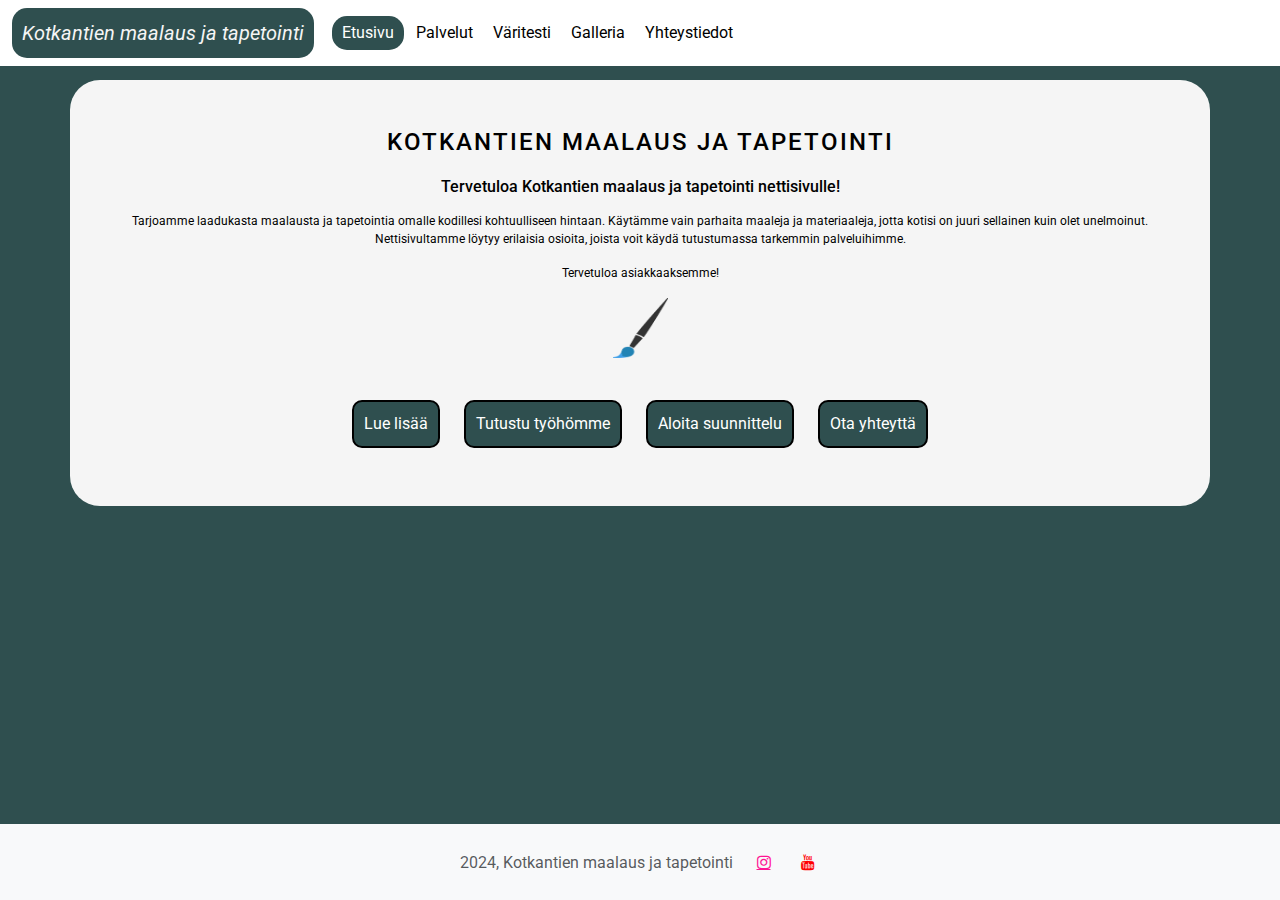
<file: index.html>
<!DOCTYPE html>
<html lang="fi">
<head>
    <meta charset="UTF-8">
    <meta name="viewport" content="width=device-width, initial-scale=1.0">
    <title>Kotkantien maalaus ja tapetointi</title>
    <link href="https://cdn.jsdelivr.net/npm/bootstrap@5.3.3/dist/css/bootstrap.min.css" rel="stylesheet">
    <script src="https://cdn.jsdelivr.net/npm/bootstrap@5.3.3/dist/js/bootstrap.bundle.min.js"></script>
    <script src="https://ajax.googleapis.com/ajax/libs/jquery/3.7.1/jquery.min.js"></script>
    <link href="https://fonts.googleapis.com/css2?family=Roboto:wght@400;700&display=swap" rel="stylesheet">
    <link rel="stylesheet" href="stylesheet.css">
    <link rel="icon" href="paintbucket.png">
    <link rel="stylesheet" href="https://cdnjs.cloudflare.com/ajax/libs/font-awesome/4.7.0/css/font-awesome.min.css">
    <script src="hoverfunc.js"></script>
</head>
<body>
    <nav class="navbar navbar-expand-sm custom-navbar fixed-top">
        <div class="container-fluid">
            <a class="navbar-brand" href="index.html">Kotkantien maalaus ja tapetointi</a>
          <button class="navbar-toggler" type="button" data-bs-toggle="collapse" data-bs-target="#collapsibleNavbar">
            <span class="navbar-toggler-icon"></span>
          </button>
          <div class="collapse navbar-collapse" id="collapsibleNavbar">
            <ul class="navbar-nav ml-auto">
                <li class="nav-item">
                    <a class="nav-link active" href="index.html" >Etusivu</a>
                  </li>
              <li class="nav-item">
                <a class="nav-link" href="palvelut.html">Palvelut</a>
              </li>
              <li class="nav-item">
                <a class="nav-link" href="varitest.html">Väritesti</a>
              </li>
              <li class="nav-item">
                <a class="nav-link" href="galleria.html">Galleria</a>
              </li>
              <li class="nav-item">
                <a class="nav-link" href="yhteystiedot.html">Yhteystiedot</a>
              </li>
            </ul>
          </div>
        </div>
      </nav>

      <div id="frontpagebox" class="container p-5 bg-primary text-white text-center">
        <h1 class="main-title" style="color: black; display: inline-block;">Kotkantien Maalaus ja tapetointi</h1>
        <h3 style="color: black;">Tervetuloa Kotkantien maalaus ja tapetointi nettisivulle!</h3>

        <div class="row">
          <div class="col-md-12 p-2">
            <p style="color: black;">Tarjoamme laadukasta maalausta ja tapetointia omalle kodillesi kohtuulliseen hintaan. Käytämme vain parhaita maaleja ja materiaaleja, jotta kotisi on juuri sellainen kuin olet unelmoinut. Nettisivultamme löytyy erilaisia osioita, joista voit käydä tutustumassa tarkemmin palveluihimme.</p>
            <p style="color: black;">Tervetuloa asiakkaaksemme!</p>
            <img width="55px" height="60px" src="brush.png" alt="Pensselikuva">
          </div>
        </div>
        <br>
        <a class="hpbtn" href="palvelut.html">Lue lisää</a>
        <a class="hpbtn" href="galleria.html">Tutustu työhömme</a>
        <a class="hpbtn" href="varitest.html">Aloita suunnittelu</a>
        <a class="hpbtn" href="yhteystiedot.html">Ota yhteyttä</a>
        </div>


        <footer class="footer">
          <div class="container">
            <span class="text-muted">2024, Kotkantien maalaus ja tapetointi</span>
            <a class="fa fa-instagram" href="https://www.instagram.com/"></a>
            <a class="fa fa-youtube" href="https://www.youtube.com/"></a>
          </div>
        </footer>

        

        

        

</body>
</html>
</file>
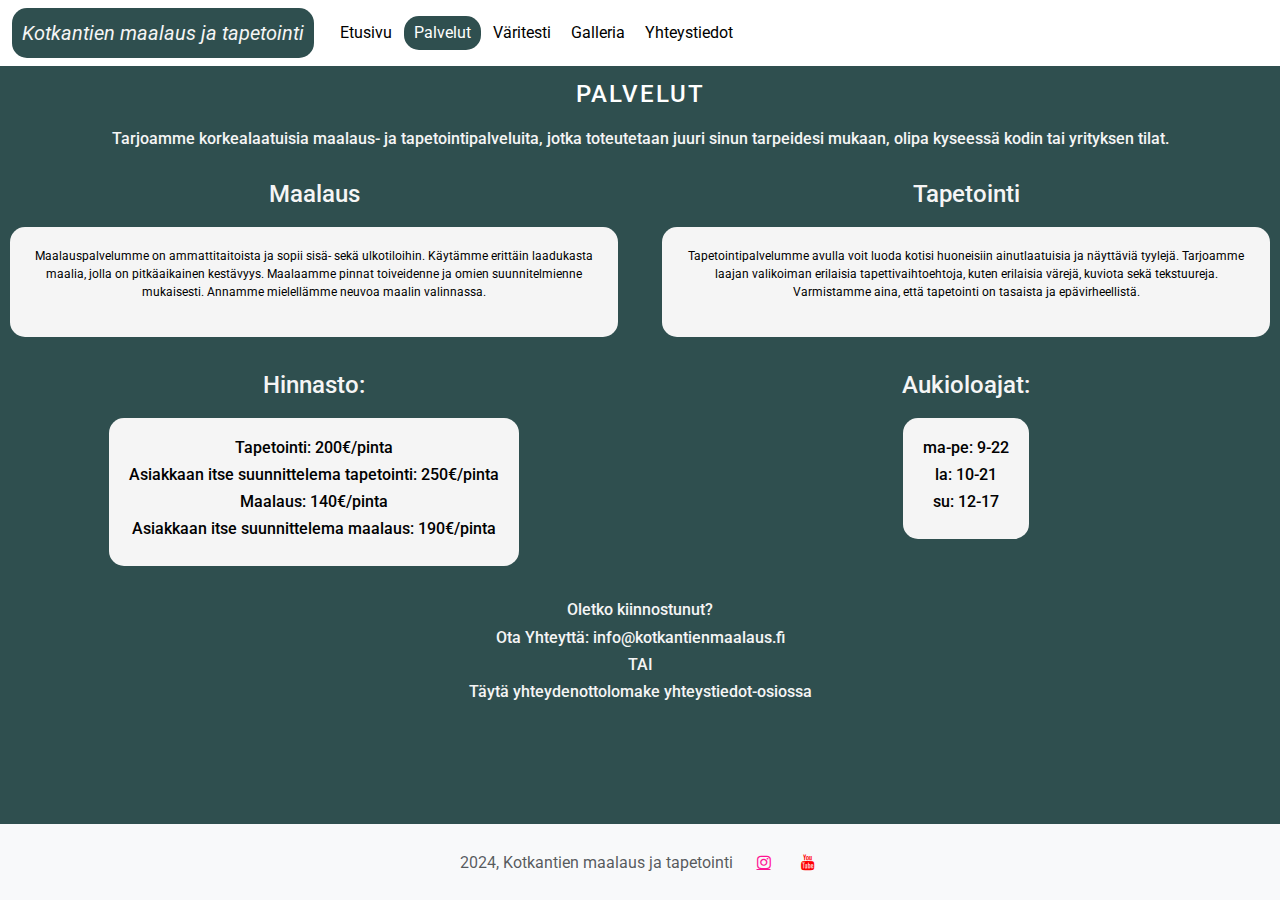
<file: palvelut.html>
<!DOCTYPE html>
<html lang="fi">
<head>
    <meta charset="UTF-8">
    <meta name="viewport" content="width=device-width, initial-scale=1.0">
    <title>Palvelut</title>
    <link href="https://cdn.jsdelivr.net/npm/bootstrap@5.3.3/dist/css/bootstrap.min.css" rel="stylesheet">
    <script src="https://cdn.jsdelivr.net/npm/bootstrap@5.3.3/dist/js/bootstrap.bundle.min.js"></script>
    <script src="https://ajax.googleapis.com/ajax/libs/jquery/3.7.1/jquery.min.js"></script>
    <link href="https://fonts.googleapis.com/css2?family=Roboto:wght@400;700&display=swap" rel="stylesheet">
    <link rel="stylesheet" href="stylesheet.css">
    <link rel="icon" href="paintbucket.png">
    <link rel="stylesheet" href="https://cdnjs.cloudflare.com/ajax/libs/font-awesome/4.7.0/css/font-awesome.min.css">
    <script src="hoverfunc.js"></script> 
</head>
<body>
  <nav class="navbar navbar-expand-sm custom-navbar fixed-top"> 
    <div class="container-fluid">
        <a class="navbar-brand" href="index.html">Kotkantien maalaus ja tapetointi</a>
      <button class="navbar-toggler" type="button" data-bs-toggle="collapse" data-bs-target="#collapsibleNavbar">
        <span class="navbar-toggler-icon"></span>
      </button>
      <div class="collapse navbar-collapse" id="collapsibleNavbar">
        <ul class="navbar-nav ml-auto">
            <li class="nav-item">
                <a class="nav-link" href="index.html" >Etusivu</a>
              </li>
          <li class="nav-item">
            <a class="nav-link active" href="palvelut.html">Palvelut</a>
          </li>
          <li class="nav-item">
            <a class="nav-link" href="varitest.html">Väritesti</a>
          </li>
          <li class="nav-item">
            <a class="nav-link" href="galleria.html">Galleria</a>
          </li>
          <li class="nav-item">
            <a class="nav-link" href="yhteystiedot.html">Yhteystiedot</a>
          </li>
        </ul>
      </div>
    </div>
  </nav>

  <h1 class="main-title">Palvelut</h1>
  <h2 style="text-align: center; color: whitesmoke;">Tarjoamme korkealaatuisia maalaus- ja tapetointipalveluita, jotka toteutetaan juuri sinun tarpeidesi mukaan, olipa kyseessä kodin tai yrityksen tilat.</h2>
<br>
  <div style="text-align: center; color: whitesmoke;" class="row">
    <div class="col-md-6">
      <h1>Maalaus</h1>
      <div class="palvelut-text">
        <p>Maalauspalvelumme on ammattitaitoista ja sopii sisä- sekä ulkotiloihin. Käytämme erittäin laadukasta maalia, jolla on pitkäaikainen kestävyys. Maalaamme pinnat toiveidenne ja omien suunnitelmienne mukaisesti. Annamme mielellämme neuvoa maalin valinnassa.</p>
      </div>
    </div>
    <div class="col-md-6">
      <h1>Tapetointi</h1>
      <div class="palvelut-text">
      <p>Tapetointipalvelumme avulla voit luoda kotisi huoneisiin ainutlaatuisia ja näyttäviä tyylejä. Tarjoamme laajan valikoiman erilaisia tapettivaihtoehtoja, kuten erilaisia värejä, kuviota sekä tekstuureja. Varmistamme aina, että tapetointi on tasaista ja epävirheellistä.</p>
      </div>
    </div>
  </div>
<br>
  <div style="text-align: center; color: whitesmoke;" class="row">
    <div class="col-md-6">
      <h1>Hinnasto:</h1>
      <div class="palvelut-text">
        <h3>Tapetointi: 200€/pinta</h3>
        <h3>Asiakkaan itse suunnittelema tapetointi: 250€/pinta</h3>
        <h3>Maalaus: 140€/pinta</h3>
        <h3>Asiakkaan itse suunnittelema maalaus: 190€/pinta</h3>
      </div>
    </div>
    <div class="col-md-6">
      <h1>Aukioloajat:</h1>
      <div class="palvelut-text">
      <h3>ma-pe: 9-22</h3>
      <h3>la: 10-21</h3>
      <h3>su: 12-17</h3>
      </div>
    </div>
  </div>

  <br>

  <h3 style="color: whitesmoke; text-align: center;">Oletko kiinnostunut?</h3>
  <h3 style="color: whitesmoke; text-align: center;">Ota Yhteyttä: info@kotkantienmaalaus.fi</h3>
  <h3 style="color: whitesmoke; text-align: center;">TAI</h3>
  <h3 style="color: whitesmoke; text-align: center;">Täytä yhteydenottolomake yhteystiedot-osiossa</h3>

  <footer class="footer">
    <div class="container">
      <span class="text-muted">2024, Kotkantien maalaus ja tapetointi</span>
      <a class="fa fa-instagram" href="https://www.instagram.com/"></a>
      <a class="fa fa-youtube" href="https://www.youtube.com/"></a>
    </div>
  </footer>
    
</body>
</html>
</file>
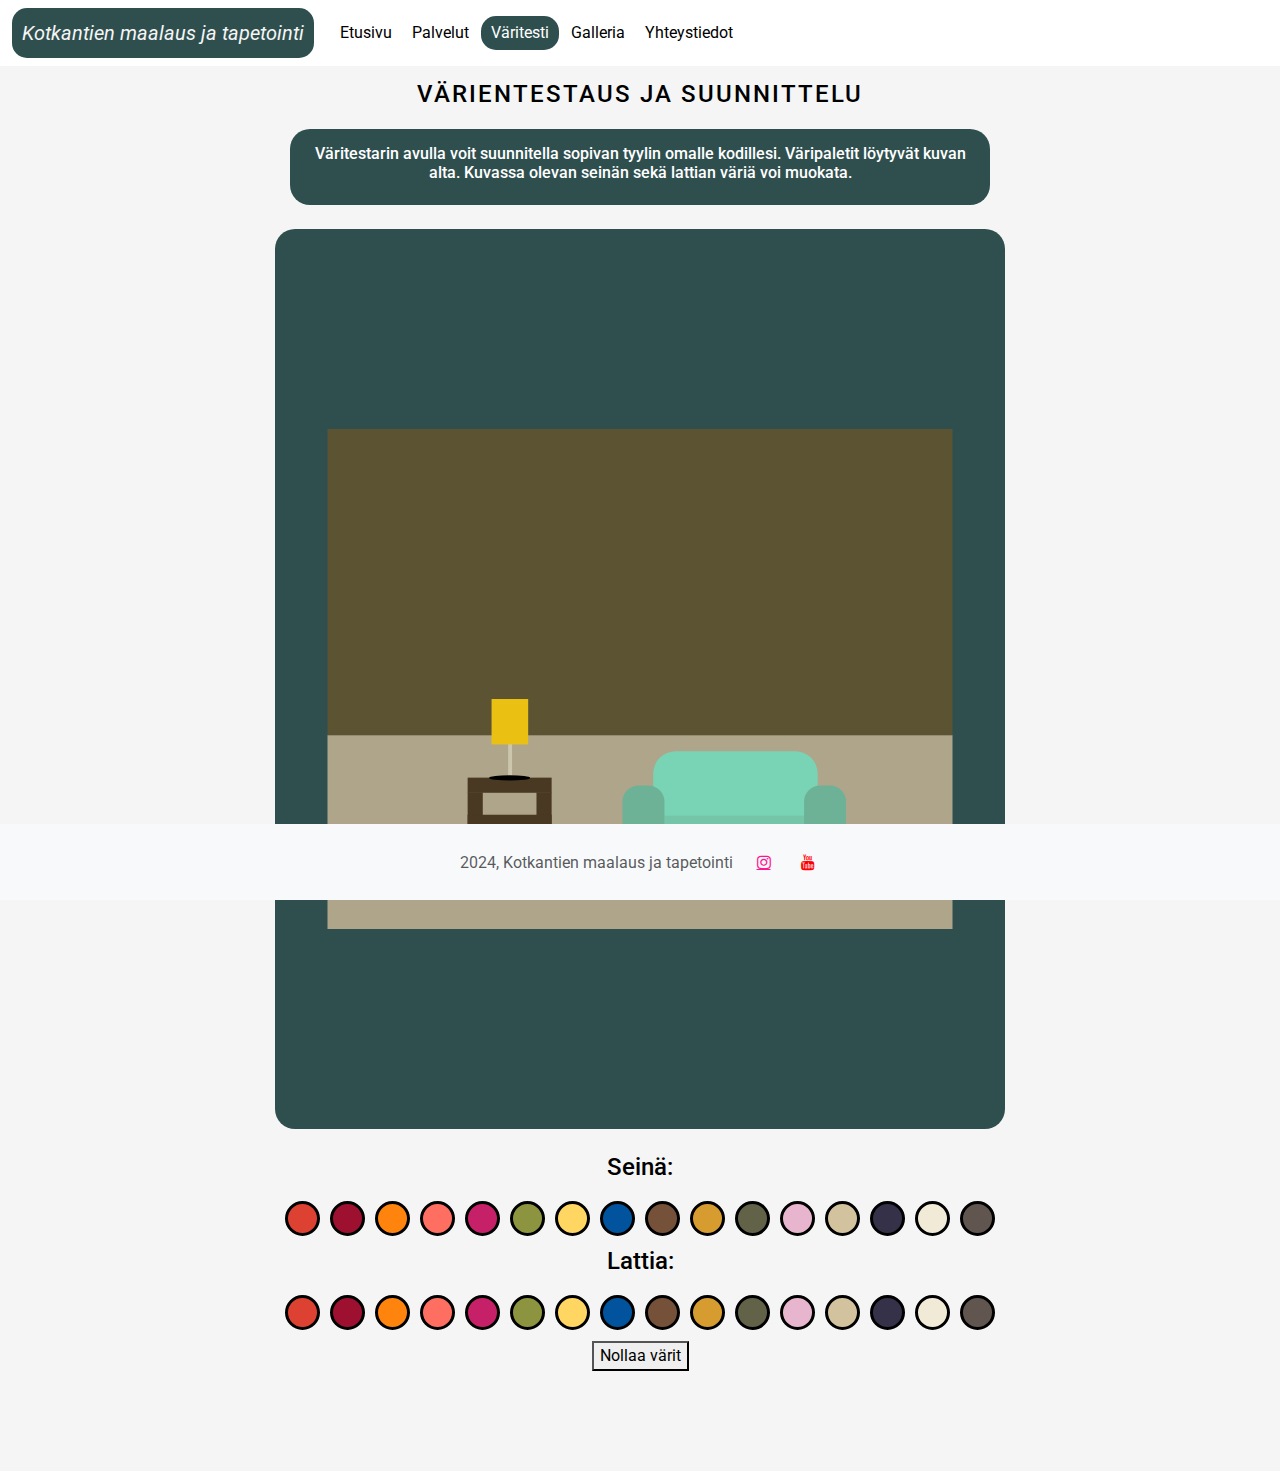
<file: varitest.html>
<!DOCTYPE html>
<html lang="fi">
<head>
    <meta charset="UTF-8">
    <meta name="viewport" content="width=device-width, initial-scale=1.0">
    <title>Värien testaus</title>
    <link href="https://cdn.jsdelivr.net/npm/bootstrap@5.3.3/dist/css/bootstrap.min.css" rel="stylesheet">
    <script src="https://cdn.jsdelivr.net/npm/bootstrap@5.3.3/dist/js/bootstrap.bundle.min.js"></script>
    <script src="https://ajax.googleapis.com/ajax/libs/jquery/3.7.1/jquery.min.js"></script>
    <link href="https://fonts.googleapis.com/css2?family=Roboto:wght@400;700&display=swap" rel="stylesheet">
    <link rel="stylesheet" href="stylesheet.css">
    <link rel="icon" href="paintbucket.png">
    <link rel="stylesheet" href="https://cdnjs.cloudflare.com/ajax/libs/font-awesome/4.7.0/css/font-awesome.min.css">
    <script src="hoverfunc.js"></script>
</head>
<body style="background-color: whitesmoke;">
  <nav class="navbar navbar-expand-sm custom-navbar fixed-top">
    <div class="container-fluid">
        <a class="navbar-brand" href="index.html">Kotkantien maalaus ja tapetointi</a>
      <button class="navbar-toggler" type="button" data-bs-toggle="collapse" data-bs-target="#collapsibleNavbar">
        <span class="navbar-toggler-icon"></span>
      </button>
      <div class="collapse navbar-collapse" id="collapsibleNavbar">
        <ul class="navbar-nav ml-auto">
            <li class="nav-item">
                <a class="nav-link" href="index.html" >Etusivu</a>
              </li>
          <li class="nav-item">
            <a class="nav-link" href="palvelut.html">Palvelut</a>
          </li>
          <li class="nav-item">
            <a class="nav-link active" href="varitest.html">Väritesti</a>
          </li>
          <li class="nav-item">
            <a class="nav-link" href="galleria.html">Galleria</a>
          </li>
          <li class="nav-item">
            <a class="nav-link" href="yhteystiedot.html">Yhteystiedot</a>
          </li>
        </ul>
      </div>
    </div>
  </nav>

  <h1 class="main-title" style="color: black;">Värientestaus ja suunnittelu</h1>
  <div style="text-align: center; color: white; background-color: darkslategray; border-radius: 20px; padding: 15px; max-width: 700px; margin: 0 auto;">
    <h3 style="display: inline-block;">Väritestarin avulla voit suunnitella sopivan tyylin omalle kodillesi. Väripaletit löytyvät kuvan alta. Kuvassa olevan seinän sekä lattian väriä voi muokata.</h3>
  </div>

  <br>
<div class="svg-container">
<svg id="Layer_1" xmlns="http://www.w3.org/2000/svg" viewBox="0 0 1280 1024" width="800" height="500">
  <defs>
    <style>
      .cls-1 {
        fill: #75c6a8;
      }

      .cls-2 {
        fill: #79d3b5;
      }

      .cls-3 {
        fill: #ccc6ae;
      }

      .cls-4 {
        fill: #493922;
      }

      .cls-5 {
        fill: #eac113;
      }

      .cls-6 {
        fill: #5b5332;
      }

      .cls-7 {
        fill: #6db296;
      }

      .cls-8 {
        fill: #afa58b;
      }
    </style>
  </defs>
  <rect id="floor" class="cls-8" y="627" width="1280" height="397"/>
  <rect id="wall" class="cls-6" width="1280" height="627"/>
  <g>
    <g>
      <rect class="cls-4" x="287" y="744" width="31" height="154"/>
      <rect class="cls-4" x="287" y="714" width="172" height="31"/>
      <rect class="cls-4" x="428" y="744" width="31" height="154"/>
      <rect class="cls-4" x="287" y="790" width="172" height="31"/>
    </g>
    <g>
      <rect class="cls-3" x="370" y="623" width="8" height="92"/>
      <rect class="cls-5" x="336" y="553" width="75" height="93"/>
      <ellipse cx="373" cy="714.5" rx="42" ry="5.5"/>
    </g>
  </g>
  <g>
    <rect class="cls-2" x="667" y="660" width="337" height="172" rx="45.99" ry="45.99"/>
    <rect class="cls-1" x="667" y="792" width="337" height="86"/>
    <rect class="cls-7" x="565" y="769" width="164" height="86" rx="33.41" ry="33.41" transform="translate(1459 165) rotate(90)"/>
    <rect class="cls-7" x="937" y="769" width="164" height="86" rx="33.41" ry="33.41" transform="translate(1831 -207) rotate(90)"/>
  </g>
</svg>
</div>
<br>
<div class="colorbtn-palette">
<h1 style="color: black; text-align: center;">Seinä:</h1>
  <div id="color-palette" class="color-palette-symmetric">
    <button class="color-btn" data-color="#DD4132" style="background-color: #DD4132;"></button>
    <button class="color-btn" data-color="#9E1030" style="background-color: #9E1030;"></button>
    <button class="color-btn" data-color="#FE840E" style="background-color: #FE840E;"></button>
    <button class="color-btn" data-color="#FF6F61" style="background-color: #FF6F61;"></button>
    <button class="color-btn" data-color="#C62168" style="background-color: #C62168;"></button>
    <button class="color-btn" data-color="#8D9440" style="background-color: #8D9440;"></button>
    <button class="color-btn" data-color="#FFD662" style="background-color: #FFD662;"></button>
    <button class="color-btn" data-color="#00539C" style="background-color: #00539C;"></button>
    <button class="color-btn" data-color="#755139" style="background-color: #755139;"></button>
    <button class="color-btn" data-color="#D69C2F" style="background-color: #D69C2F;"></button>
    <button class="color-btn" data-color="#616247" style="background-color: #616247;"></button>
    <button class="color-btn" data-color="#E8B5CE" style="background-color: #E8B5CE;"></button>
    <button class="color-btn" data-color="#D2C29D" style="background-color: #D2C29D;"></button>
    <button class="color-btn" data-color="#343148" style="background-color: #343148;"></button>
    <button class="color-btn" data-color="#F0EAD6" style="background-color: #F0EAD6"></button>
    <button class="color-btn" data-color="#615550" style="background-color: #615550"></button>
  </div>

  
  <h1 style="color: black; text-align: center;">Lattia:</h1> 
  <div id="color-palette2" class="color-palette-symmetric">
    <button class="color-btn2" data-colorF="#DD4132" style="background-color: #DD4132;"></button>
    <button class="color-btn2" data-colorF="#9E1030" style="background-color: #9E1030;"></button>
    <button class="color-btn2" data-colorF="#FE840E" style="background-color: #FE840E;"></button>
    <button class="color-btn2" data-colorF="#FF6F61" style="background-color: #FF6F61;"></button>
    <button class="color-btn2" data-colorF="#C62168" style="background-color: #C62168;"></button>
    <button class="color-btn2" data-colorF="#8D9440" style="background-color: #8D9440;"></button>
    <button class="color-btn2" data-colorF="#FFD662" style="background-color: #FFD662;"></button>
    <button class="color-btn2" data-colorF="#00539C" style="background-color: #00539C;"></button>
    <button class="color-btn2" data-colorF="#755139" style="background-color: #755139;"></button>
    <button class="color-btn2" data-colorF="#D69C2F" style="background-color: #D69C2F;"></button>
    <button class="color-btn2" data-colorF="#616247" style="background-color: #616247;"></button>
    <button class="color-btn2" data-colorF="#E8B5CE" style="background-color: #E8B5CE;"></button>
    <button class="color-btn2" data-colorF="#D2C29D" style="background-color: #D2C29D;"></button>
    <button class="color-btn2" data-colorF="#343148" style="background-color: #343148;"></button>
    <button class="color-btn2" data-colorF="#F0EAD6" style="background-color: #F0EAD6"></button>
    <button class="color-btn2" data-colorF="#615550" style="background-color: #615550"></button>
  </div>

  <div style="text-align: center; border-radius: 10px;">
    <button class="resetbtn" onclick="colorReset()">Nollaa värit</button>
  </div>
</div>

  

  <footer class="footer">
    <div class="container">
      <span class="text-muted">2024, Kotkantien maalaus ja tapetointi</span>
      <a class="fa fa-instagram" href="https://www.instagram.com/"></a>
      <a class="fa fa-youtube" href="https://www.youtube.com/"></a>
    </div>
  </footer>


  <script>
    function updateColorWall(color) { // WALL COLOR PALETTE
        var wall = document.getElementById("wall");
        wall.style.fill = color;
    } 
    var colorButtons = document.querySelectorAll('#color-palette .color-btn');
    colorButtons.forEach(function(button) {
        button.addEventListener('click', function() {
            var color = this.getAttribute('data-color');
            updateColorWall(color);
        });
    });


    function updateColorFloor(color2) { // FLOOR COLOR PALETTE
        var floor = document.getElementById("floor");
        floor.style.fill = color2;
    }
    var colorButtons2 = document.querySelectorAll('#color-palette2 .color-btn2');
    colorButtons2.forEach(function(button) {
        button.addEventListener('click', function() {
            var color2 = this.getAttribute('data-colorF');
            updateColorFloor(color2);
        });
    });

    function colorReset() { // color reset button
      wall.style.fill = "#5b5332";
      floor.style.fill = "#afa58b"
    }
  </script>
</body>
</html>
</file>
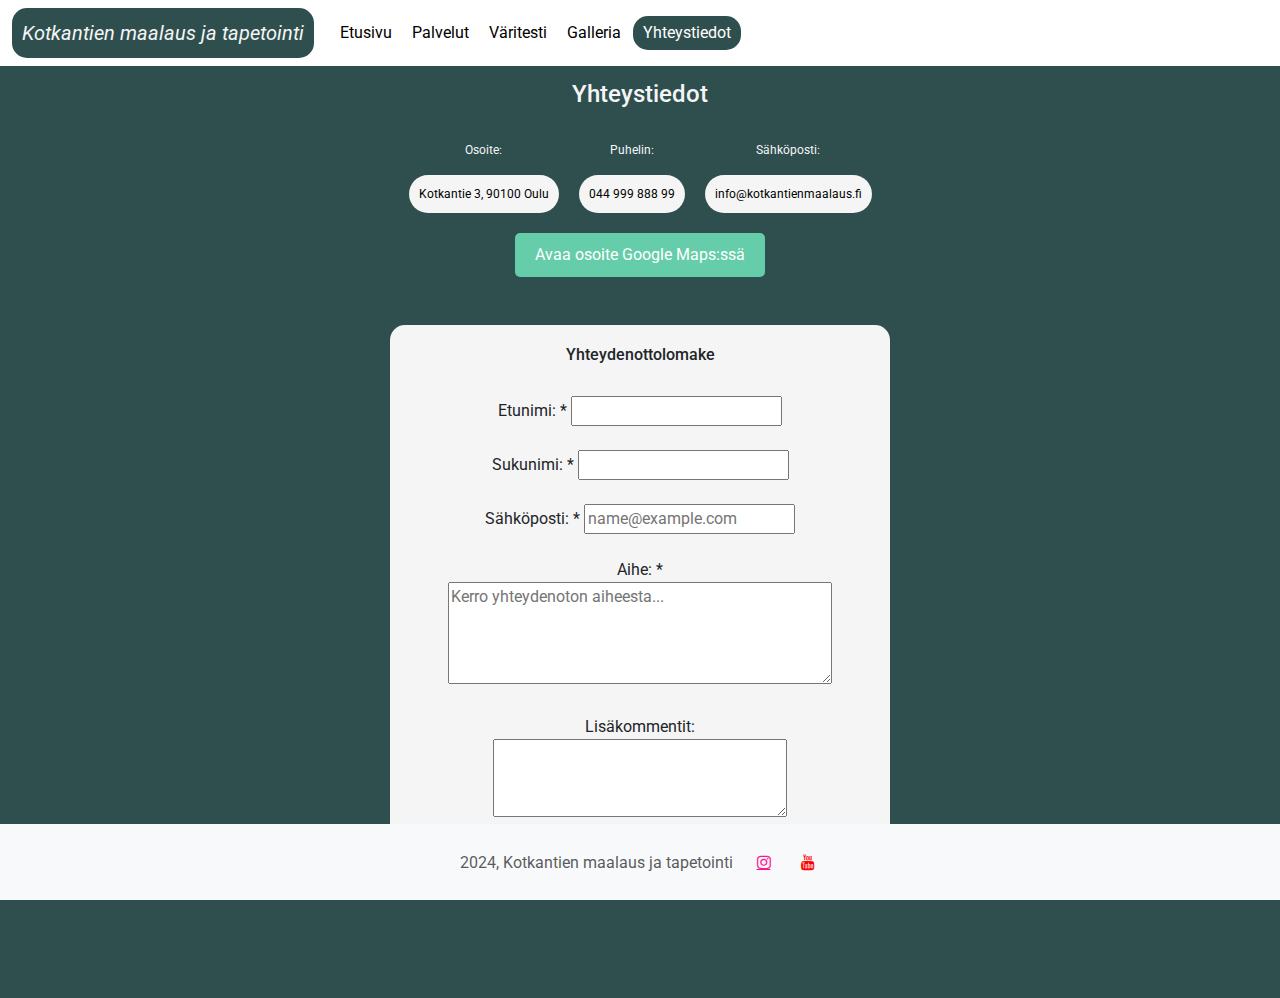
<file: yhteystiedot.html>
<!DOCTYPE html>
<html lang="fi">
<head>
    <meta charset="UTF-8">
    <meta name="viewport" content="width=device-width, initial-scale=1.0">
    <title>Yhteystiedot</title>
    <link href="https://cdn.jsdelivr.net/npm/bootstrap@5.3.3/dist/css/bootstrap.min.css" rel="stylesheet">
    <script src="https://cdn.jsdelivr.net/npm/bootstrap@5.3.3/dist/js/bootstrap.bundle.min.js"></script>
    <script src="https://ajax.googleapis.com/ajax/libs/jquery/3.7.1/jquery.min.js"></script>
    <link href="https://fonts.googleapis.com/css2?family=Roboto:wght@400;700&display=swap" rel="stylesheet">
    <link rel="stylesheet" href="stylesheet.css">
    <link rel="icon" href="paintbucket.png">
    <link rel="stylesheet" href="https://cdnjs.cloudflare.com/ajax/libs/font-awesome/4.7.0/css/font-awesome.min.css">
    <script src="hoverfunc.js"></script>
</head>
<body>
  <nav class="navbar navbar-expand-sm custom-navbar fixed-top">
    <div class="container-fluid">
        <a class="navbar-brand" href="index.html">Kotkantien maalaus ja tapetointi</a>
      <button class="navbar-toggler" type="button" data-bs-toggle="collapse" data-bs-target="#collapsibleNavbar">
        <span class="navbar-toggler-icon"></span>
      </button>
      <div class="collapse navbar-collapse" id="collapsibleNavbar">
        <ul class="navbar-nav ml-auto">
            <li class="nav-item">
                <a class="nav-link" href="index.html" >Etusivu</a>
              </li>
          <li class="nav-item">
            <a class="nav-link" href="palvelut.html">Palvelut</a>
          </li>
          <li class="nav-item">
            <a class="nav-link" href="varitest.html">Väritesti</a>
          </li>
          <li class="nav-item">
            <a class="nav-link" href="galleria.html">Galleria</a>
          </li>
          <li class="nav-item">
            <a class="nav-link active" href="yhteystiedot.html">Yhteystiedot</a>
          </li>
        </ul>
      </div>
    </div>
  </nav>
  <h1 style="color: whitesmoke; text-align: center;">Yhteystiedot</h1>
    <br>

  <div class="contstyle" style="text-align: center;">
    <div class="contact-item">
        <p style="color: whitesmoke;">Osoite:</p>
        <p class="contactdetails">Kotkantie 3, 90100 Oulu</p>
    </div>
    <div class="contact-item">
        <p style="color: whitesmoke;">Puhelin:</p>
        <p class="contactdetails">044 999 888 99</p>
    </div>
    <div class="contact-item">
        <p style="color: whitesmoke;">Sähköposti:</p>
        <p class="contactdetails">info@kotkantienmaalaus.fi</p>
    </div>
</div>
    
    <div class="button-container">
      <button id="show-google-map">Avaa osoite Google Maps:ssä</button>
    </div>

    <div id="map-container">
    <iframe
      src="https://www.google.com/maps/embed?pb=!1m18!1m12!1m3!1d3372.1751890775454!2d25.50822655676974!3d65.00130703064521!2m3!1f0!2f0!3f0!3m2!1i1024!2i768!4f13.1!3m3!1m2!1s0x4681cd5aac2e0dcb%3A0xd0f738d563fe562d!2sKotkantie%203%2C%2090250%20Oulu!5e0!3m2!1sen!2sfi!4v1723112728445!5m2!1sen!2sfi" 
      width="600" height="450" style="border:0;" allowfullscreen="" loading="lazy" referrerpolicy="no-referrer-when-downgrade">
    </iframe>
    
  </div>

<br><br>

<form id="formcontact" onsubmit="return validateForm()">
  <div class="form-group">
    <h3>Yhteydenottolomake</h3>
    <br>
    <label for="firstname">Etunimi: *</label>
    <input id="firstname" type="text" class="form-sections" required>
    <br><br>
    
    <label for="lastname">Sukunimi: *</label>
    <input id="lastname" type="text" class="form-sections" required>
    <br><br>

    <label for="emailinput">Sähköposti: *</label>
    <input id="emailinput" type="email" placeholder="name@example.com" class="form-sections" required>
    <br><br>

    <label for="subject-info">Aihe: *</label>
    <br>
    <textarea id="subject-info" placeholder="Kerro yhteydenoton aiheesta..." cols="40" rows="4" required></textarea>
    <br><br>

    <label for="form-comment">Lisäkommentit: </label>
    <br>
    <textarea id="form-comment" cols="30" rows="3"></textarea>
    <br><br>
    <button id="button-send" type="submit">Lähetä</button>

  </div>
</form>

  

  <footer class="footer">
    <div class="container">
      <span class="text-muted">2024, Kotkantien maalaus ja tapetointi</span>
      <a class="fa fa-instagram" href="https://www.instagram.com/"></a>
      <a class="fa fa-youtube" href="https://www.youtube.com/"></a>
    </div>
  </footer>

  <script> // Form validation script
    function validateForm() { // Validates subject length 
      let subject = document.forms["formcontact"]["subject-info"].value;

      if (subject.length < 30) {
        alert("Sisällytä enemmän tietoa aiheestasi")
        return false;
      }

      alert("Yhteydenottolomake lähetetty onnistuneesti!")
      return true;

      

    }

    document.getElementById("show-google-map").addEventListener("click", function(){ // Display the map when the button is clicked
      var mapContainer = document.getElementById("map-container")
        mapContainer.style.display = "block";
        this.style.display = "none";
    });
  </script>
  
</body>
</html>
</file>
<file: stylesheet.css>
body {
    padding-top: 80px;
    background-color: darkslategray;
    font-family: 'Roboto';
    min-height: 100vh; 
    overflow-y: auto; 
    padding-bottom: 100px;
    
    
}
.custom-navbar .navbar-brand {
    color: whitesmoke;
    background-color: darkslategray;
    border-radius: 15px;
    padding: 10px;
    font-style: oblique;
}
.custom-navbar .nav-link{
    color: black;
    padding: 5px 10px;
    margin-right: 2px;
    margin-left: 2px;
    transition: color 0s ease;
  
}
.custom-navbar .nav-link.active {
  background-color: darkslategray;
  border-radius: 15px;
  padding: 5px 10px;
  color: white !important;
}
.custom-navbar {
    background-color: white;
    position: absolute;  
}
#frontpagebox {
    background-color: whitesmoke !important;
    color: black !important;
    border-radius: 30px;
}
.hpbtn{ /* Homescreen buttons + hover */
  background-color: darkslategray;
  color: white;
  border: 2px solid black; /* Make sure the border is visible */
  border-radius: 10px;
  text-decoration: none;
  margin: 10px;
  padding: 10px;
  display: inline-block; /* Ensure it behaves like a button */
  transition: transform 0.3s ease-in-out;
  cursor: pointer; /* Change cursor to pointer on hover */
}
.hpbtn:hover {
  transform: scale(1.1);
}
.navbar-toggler{
    background-color: darkslategray;
}
h1{
    font-size: 24px;
}
h2, h3{
    font-size: 16px;
}
p {
    font-size: 12px;
}
.carousel-item {
    text-align: center;
  }
  .carousel-item img {
    display: block;
    margin-left: auto;
    margin-right: auto;
    width: 100%;
    border: 4px solid #ddd;
}
.carousel-control-prev, .carousel-control-next {
  cursor: pointer;
}
.image-grid {
    display: grid;
    grid-template-columns: repeat(auto-fit, minmax(200px, 1fr));
    gap: 20px;
  }
  
  .image-grid img {
    display: block;
    width: 300px;
    height: 150px;
    margin-top: 75px;
    transition: transform 0.3s ease-in-out;
    margin-right: auto;
    margin-left: auto;
    border: 4px solid #ddd;
    cursor: pointer;
  }
  .overlay {
    display: none; /* Hidden by default */
    position: fixed;
    top: 0;
    left: 0;
    width: 100%;
    height: 100%;
    background: rgba(0, 0, 0, 0.8);
    justify-content: center;
    align-items: center;
    z-index: 1000;
}

.overlay img {
    max-width: 80%;
    max-height: 80%;
    border: 2px solid #fff;
}

.close {
    position: absolute;
    top: 40px;
    right: 40px;
    font-size: 50px;
    color: #fff;
    cursor: pointer;
    transition: transform 0.3s ease;
}
.close:hover {
  transform: scale(1.3);
}
  footer {
    background-color: #f8f9fa;
    color: #333;
    padding: 10px 0;
    text-align: center;
    width: 100%;
    position: fixed;
    bottom: 0;
    left: 0;
    
}


.fa {
    padding: 20px;
    width: 30px;
    text-align: center;
  }
  .fa-youtube {
    color: red;
    transition: transform 0.3s ease;
  }
  .fa-instagram {
  color: deeppink;
  transition: transform 0.3s ease;
  
}
.fa-youtube:hover, .fa-instagram:hover{
  transform: scale(1.2);
}
.contactdetails {
    color: black !important;
    background-color: whitesmoke !important;
    border-radius: 20px;
    padding: 10px;
    margin: 0;
    
}
.contstyle{
    display: flex;
    justify-content: center;
    align-items: center;
    gap: 20px; 
    flex-wrap: wrap; 
}

.contact-item {
    display: flex;
    flex-direction: column;
    align-items: center;
    justify-content: center;
}

#formcontact{
    text-align: center;
    background-color: whitesmoke;
    border-radius: 15px;
    padding: 20px; 
    max-width: 500px; 
    margin: 0 auto; 
}

/*Button for showing map*/
#show-google-map { 
    background-color: mediumaquamarine; 
    color: white;
    padding: 10px 20px;
    border: none;
    cursor: pointer;
    border-radius: 5px;
    display: inline-block;
    
}
.button-container{
    text-align: center;
    margin-top: 20px;
    
}
#map-container{
    display: none;
    margin-top: 20px;
    text-align: center;
}
  .color-palette-symmetric {
    margin: 0 20px;
    padding: 8px;
    text-align: center;
}
  
  .color-btn, .color-btn2 {
    width: 35px;
    height: 35px;
    margin: 3px;
    border: none;
    cursor: pointer;
    outline: none;
    border-radius: 50%;
    border-style: solid;
    transition: transform 0.3s;
  }
  .color-btn:hover, .color-btn2:hover {
    transform: scale(1.2);
  }
svg {
  margin: 0 20px;
}
.svg-container {
  display: flex;
  justify-content: center; 
  align-items: center; 
  height: 100vh;
  background-color: darkslategray; 
  margin-left: 275px;
  margin-right: 275px;
  border-radius: 20px;
  
}
.colorbtn-palette {
  display: flex;
  flex-direction: column; /* Stack items vertically */
  align-items: center; /* Center items horizontally */
  text-align: center; /* Center text within the container */
  
  
}
.resetbtn{
  transition: transform 0.3s ease;
}
.resetbtn:hover{
  transform: scale(1.1);
}
.main-title{
    text-transform: uppercase;
    letter-spacing: 2px;
    margin-bottom: 20px;
    text-align: center;
    color: white;
}
.palvelut-text{
  background-color: whitesmoke;
  border-radius: 15px;
  color: black;
  margin: 10px;
  padding: 20px;
  display: inline-block;
}

/* COLOR TEST PAGE SCALING */
@media screen and (max-width: 768px) {
  /* Adjust margins and layout for smaller screens */
  .color-palette-symmetric {
      margin: 0 10px;
      padding: 5px;
      max-width: 100%;
  }

  .color-btn, .color-btn2 {
      width: 30px;
      height: 30px;
  }
  .svg-container {
    margin-right: 0;
    margin-left: 0;
  }


  svg {
      margin: 0 5px;
      width: 100%;
      
  }
  .main-title{
    font-size: 1.5em;
  }
}

@media screen and (max-width: 480px) {
  /* Further adjustments for very small screens */
  .color-btn, .color-btn2 {
      width: 25px;
      height: 25px;
  }

  .color-palette-symmetric {
    margin: 0 10px;
    max-width: 100%;
}

  svg {
    margin: 0 5px;
    width: 100%;
    
}
.svg-container {
  margin-right: 0;
  margin-left: 0;
}

.main-title{
  font-size: 1.5em;
}
.navbar-brand {
  font-size: 0.90rem; /* Smaller font size */
  padding: 2px 5px;   /* Tighter padding */
  line-height: 1;     /* Adjust line height if necessary */
}
footer {
  padding: 5px 0; /* Reduce padding */
}

.fa {
  padding: 10px; /* Reduce padding */
  width: 20px; /* Reduce icon size */
}
}
</file>
